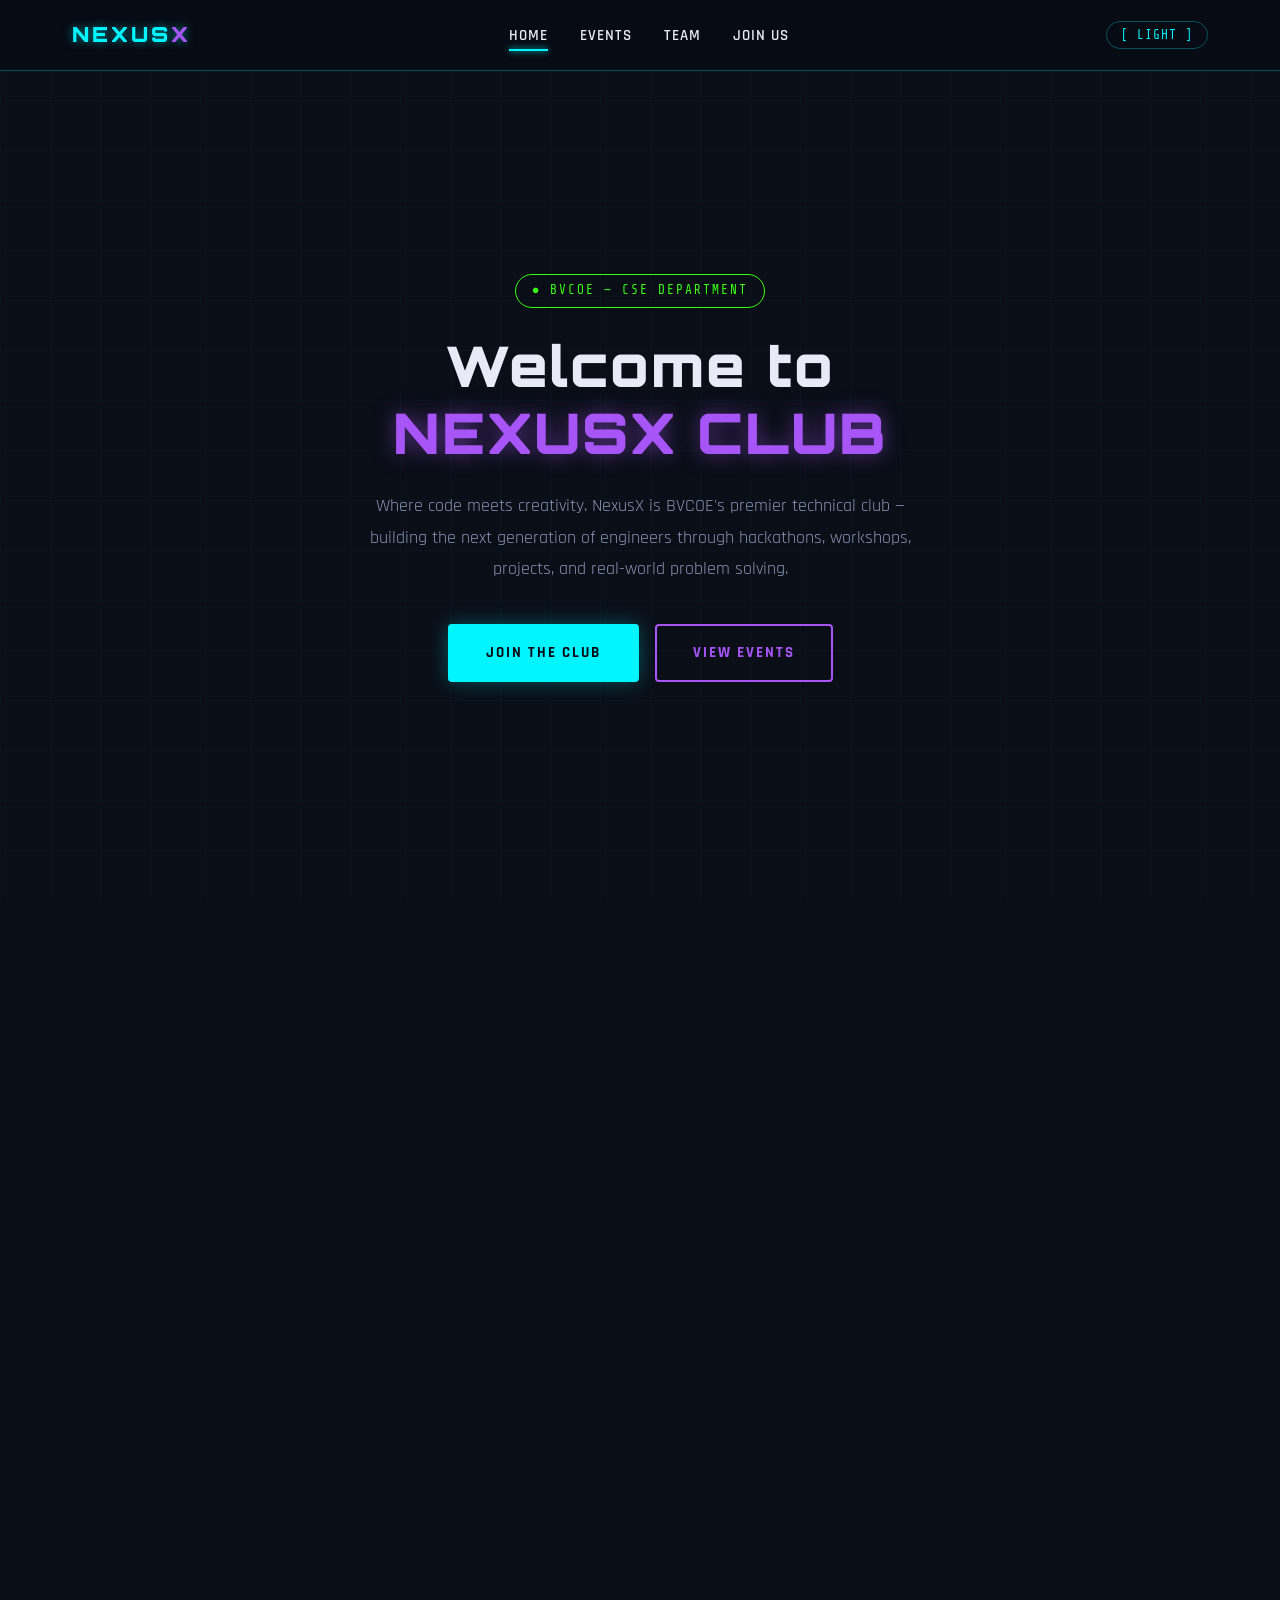
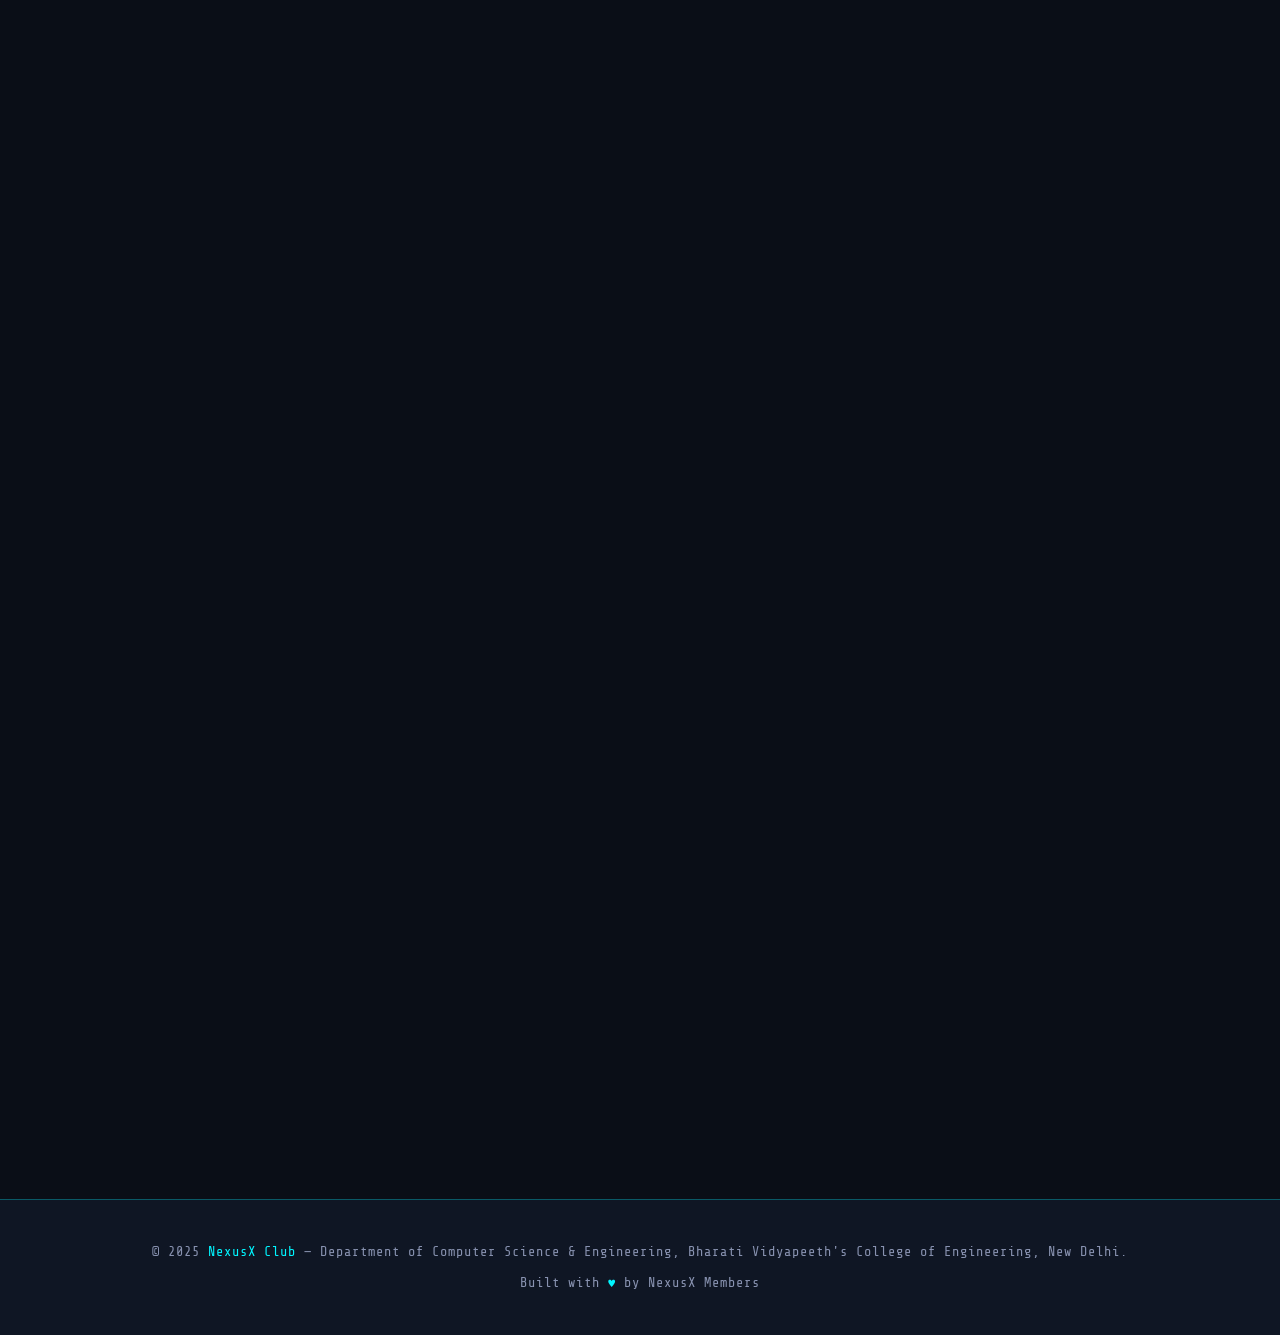
<file: index.html>
<!DOCTYPE html>
<html lang="en">
<head>
  <meta charset="UTF-8" />
  <meta name="viewport" content="width=device-width, initial-scale=1.0" />
  <title>NexusX — CSE Tech Club | BVCOE</title>
  <link rel="stylesheet" href="style.css" />
</head>
<body>

  <!-- ========== NAVBAR ========== -->
  <nav class="navbar">
    <div class="nav-container">
      <a href="index.html" class="nav-logo">NEXUS<span style="color:var(--accent-purple)">X</span></a>

      <ul class="nav-links" id="navLinks">
        <li><a href="index.html" class="active">Home</a></li>
        <li><a href="events.html">Events</a></li>
        <li><a href="team.html">Team</a></li>
        <li><a href="contact.html">Join Us</a></li>
      </ul>

      <div style="display:flex; align-items:center; gap:1rem;">
        <button class="theme-toggle" id="themeToggle" onclick="toggleTheme()">[ LIGHT ]</button>
        <button class="hamburger" id="hamburger" onclick="toggleMenu()" aria-label="Menu">
          <span></span><span></span><span></span>
        </button>
      </div>
    </div>
  </nav>

  <!-- ========== HERO SECTION ========== -->
  <section class="hero">
    <div class="hero-content">
      <div class="hero-badge">&#9679; BVCOE — CSE DEPARTMENT</div>

      <h1>
        Welcome to<br />
        <span class="line2 glow-text">NEXUSX CLUB</span>
      </h1>

      <p>
        Where code meets creativity. NexusX is BVCOE's premier technical club —
        building the next generation of engineers through hackathons, workshops,
        projects, and real-world problem solving.
      </p>

      <div class="btn-group">
        <a href="contact.html" class="btn btn-primary">Join the Club</a>
        <a href="events.html" class="btn btn-secondary">View Events</a>
      </div>
    </div>
  </section>

  <!-- ========== STATS SECTION ========== -->
  <section style="padding: 2rem 2rem 5rem; position:relative; z-index:1;">
    <div class="section" style="padding-top:0; padding-bottom:0;">
      <div class="grid-4">

        <div class="card stat-card reveal">
          <div class="stat-number" id="stat1">0</div>
          <div class="stat-label">Members</div>
        </div>

        <div class="card stat-card reveal">
          <div class="stat-number" id="stat2">0</div>
          <div class="stat-label">Events Held</div>
        </div>

        <div class="card stat-card reveal">
          <div class="stat-number" id="stat3">0</div>
          <div class="stat-label">Projects Built</div>
        </div>

        <div class="card stat-card reveal">
          <div class="stat-number" id="stat4">0</div>
          <div class="stat-label">Awards Won</div>
        </div>

      </div>
    </div>
  </section>

  <!-- ========== ABOUT SECTION ========== -->
  <section class="section">
    <div class="section-title reveal">
      <h2>About <span class="glow-text">NexusX</span></h2>
      <div class="section-divider"></div>
    </div>

    <div class="grid-2">

      <div class="card reveal">
        <h3 style="color:var(--accent-cyan); margin-bottom:1rem;">&#128187; Who We Are</h3>
        <p>
          NexusX is the official technical club of the Department of Computer
          Science and Engineering at Bharati Vidyapeeth's College of Engineering,
          New Delhi. Founded by students, for students — we believe the best
          learning happens outside the classroom.
        </p>
      </div>

      <div class="card reveal">
        <h3 style="color:var(--accent-purple); margin-bottom:1rem;">&#127919; Our Mission</h3>
        <p>
          To create a vibrant tech community where students explore, experiment,
          and excel. We bridge the gap between academics and industry through
          hands-on projects, competitive coding, and collaborations with top tech firms.
        </p>
      </div>

      <div class="card reveal">
        <h3 style="color:var(--accent-green); margin-bottom:1rem;">&#9889; What We Do</h3>
        <p>
          Weekly coding sessions, monthly hackathons, guest lectures from
          industry professionals, open-source contributions, competitive
          programming contests, and placement preparation workshops.
        </p>
      </div>

      <div class="card reveal">
        <h3 style="color:var(--accent-cyan); margin-bottom:1rem;">&#127942; Why Join Us</h3>
        <p>
          Build your portfolio, grow your network, win competitions, and get
          placement-ready. Our alumni are at Google, Microsoft, Amazon, Flipkart,
          and top startups across India and the world.
        </p>
      </div>

    </div>
  </section>

  <!-- ========== DOMAINS SECTION ========== -->
  <section class="section" style="padding-top:0;">
    <div class="section-title reveal">
      <h2>Our <span class="glow-text">Domains</span></h2>
      <div class="section-divider"></div>
    </div>

    <div class="grid-3">

      <div class="card reveal" style="text-align:center;">
        <div style="font-size:2.5rem; margin-bottom:1rem;">&#127760;</div>
        <h3 style="color:var(--accent-cyan); margin-bottom:0.5rem;">Web Development</h3>
        <p>HTML, CSS, JS, React, Node.js and full-stack projects.</p>
      </div>

      <div class="card reveal" style="text-align:center;">
        <div style="font-size:2.5rem; margin-bottom:1rem;">&#129302;</div>
        <h3 style="color:var(--accent-purple); margin-bottom:0.5rem;">AI / ML</h3>
        <p>Machine learning, deep learning, NLP, and data science projects.</p>
      </div>

      <div class="card reveal" style="text-align:center;">
        <div style="font-size:2.5rem; margin-bottom:1rem;">&#128272;</div>
        <h3 style="color:var(--accent-green); margin-bottom:0.5rem;">Cybersecurity</h3>
        <p>Ethical hacking, CTF competitions, network security basics.</p>
      </div>

      <div class="card reveal" style="text-align:center;">
        <div style="font-size:2.5rem; margin-bottom:1rem;">&#9729;</div>
        <h3 style="color:var(--accent-cyan); margin-bottom:0.5rem;">Cloud Computing</h3>
        <p>AWS, Azure, GCP fundamentals and cloud-native development.</p>
      </div>

      <div class="card reveal" style="text-align:center;">
        <div style="font-size:2.5rem; margin-bottom:1rem;">&#128241;</div>
        <h3 style="color:var(--accent-purple); margin-bottom:0.5rem;">App Development</h3>
        <p>Android, iOS, and cross-platform mobile apps using Flutter.</p>
      </div>

      <div class="card reveal" style="text-align:center;">
        <div style="font-size:2.5rem; margin-bottom:1rem;">&#128187;</div>
        <h3 style="color:var(--accent-green); margin-bottom:0.5rem;">Competitive Coding</h3>
        <p>DSA, problem solving, Codeforces, LeetCode, and ICPC prep.</p>
      </div>

    </div>
  </section>

  <!-- ========== FOOTER ========== -->
  <footer>
    <p>
      &copy; 2025 <span>NexusX Club</span> &mdash;
      Department of Computer Science &amp; Engineering,
      Bharati Vidyapeeth's College of Engineering, New Delhi.
    </p>
    <p style="margin-top:0.5rem;">
      Built with <span>&#9829;</span> by NexusX Members
    </p>
  </footer>

  <!-- ========== JAVASCRIPT ========== -->
  <script src="script.js"></script>
  <script>
    /* ---- Animated stat counters ---- */
    function animateCounter(id, target, duration) {
      const el = document.getElementById(id);
      let start = 0;
      const step = Math.ceil(target / (duration / 30));
      const timer = setInterval(() => {
        start += step;
        if (start >= target) { el.textContent = target + '+'; clearInterval(timer); }
        else { el.textContent = start; }
      }, 30);
    }

    /* ---- Scroll reveal observer ---- */
    const observer = new IntersectionObserver((entries) => {
      entries.forEach(entry => {
        if (entry.isIntersecting) {
          entry.target.classList.add('visible');
        }
      });
    }, { threshold: 0.15 });

    document.querySelectorAll('.reveal').
</file>
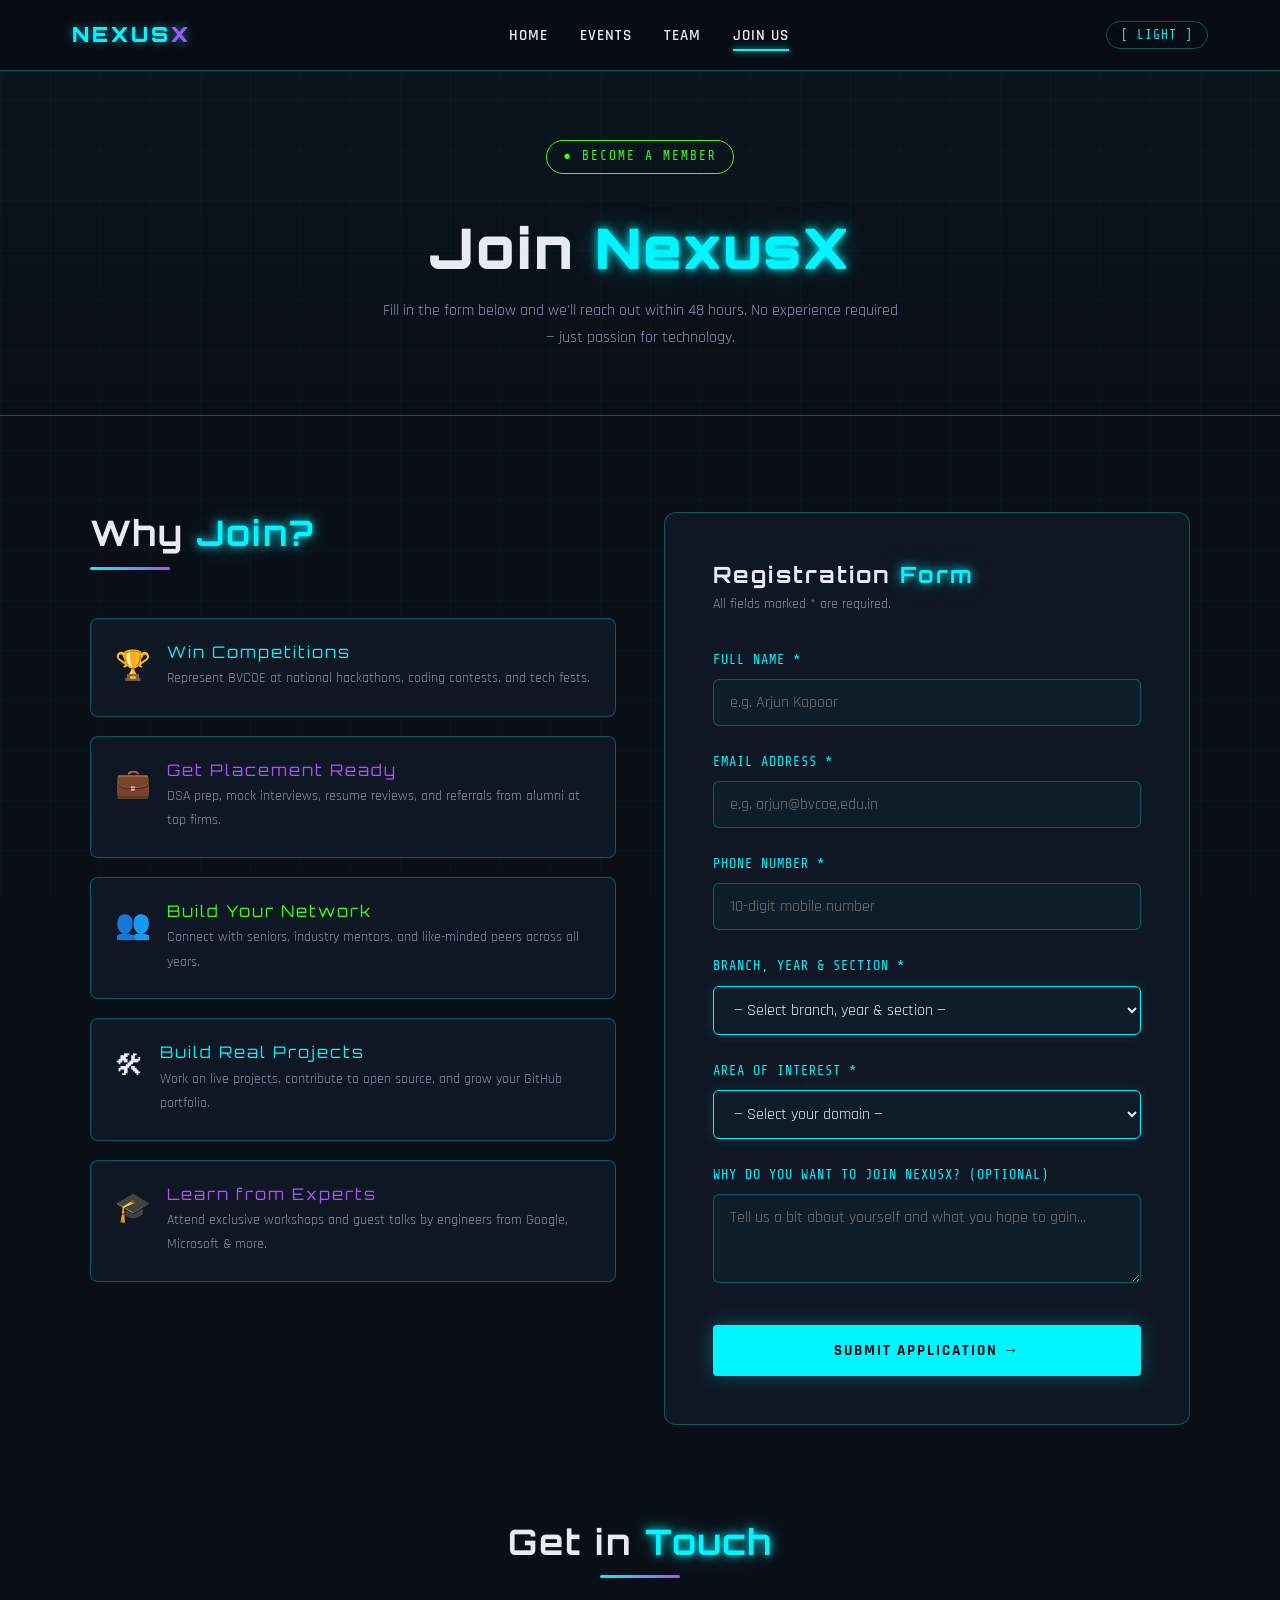
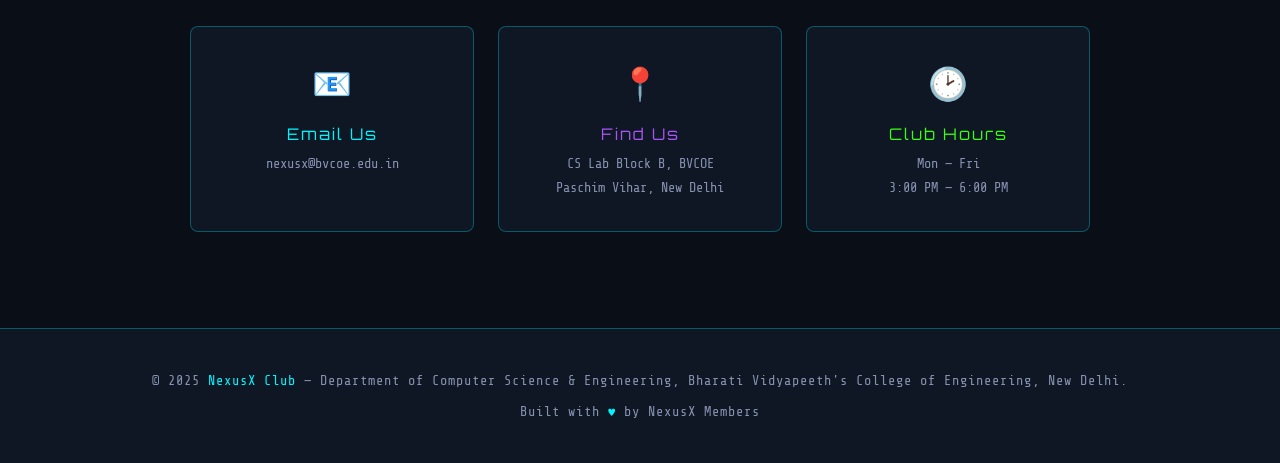
<file: contact.html>
<!DOCTYPE html>
<html lang="en">
<head>
  <meta charset="UTF-8" />
  <meta name="viewport" content="width=device-width, initial-scale=1.0" />
  <title>Join Us — NexusX Club | BVCOE</title>
  <link rel="stylesheet" href="style.css" />
</head>
<body>

  <!-- ========== NAVBAR ========== -->
  <nav class="navbar">
    <div class="nav-container">
      <a href="index.html" class="nav-logo">NEXUS<span style="color:var(--accent-purple)">X</span></a>

      <ul class="nav-links" id="navLinks">
        <li><a href="index.html">Home</a></li>
        <li><a href="events.html">Events</a></li>
        <li><a href="team.html">Team</a></li>
        <li><a href="contact.html" class="active">Join Us</a></li>
      </ul>

      <div style="display:flex; align-items:center; gap:1rem;">
        <button class="theme-toggle" id="themeToggle" onclick="toggleTheme()">[ LIGHT ]</button>
        <button class="hamburger" id="hamburger" onclick="toggleMenu()" aria-label="Menu">
          <span></span><span></span><span></span>
        </button>
      </div>
    </div>
  </nav>

  <!-- ========== PAGE HEADER ========== -->
  <div class="page-header">
    <div class="hero-badge">&#9679; BECOME A MEMBER</div>
    <h1 style="margin-top:1rem;">Join <span class="glow-text">NexusX</span></h1>
    <p style="max-width:520px; margin:1rem auto 0;">
      Fill in the form below and we'll reach out within 48 hours.
      No experience required — just passion for technology.
    </p>
  </div>

  <!-- ========== MAIN CONTENT ========== -->
  <section class="section">
    <div style="display:grid; grid-template-columns:1fr 1fr; gap:3rem;
                align-items:start; max-width:1100px; margin:0 auto;">

      <!-- LEFT: Info cards -->
      <div>
        <div class="section-title" style="text-align:left;">
          <h2>Why <span class="glow-text">Join?</span></h2>
          <div class="section-divider" style="margin-left:0;"></div>
        </div>

        <div style="display:flex; flex-direction:column; gap:1.2rem;">

          <div class="card reveal" style="display:flex; gap:1rem; align-items:flex-start; padding:1.5rem;">
            <div style="font-size:1.8rem; flex-shrink:0;">&#127942;</div>
            <div>
              <h3 style="color:var(--accent-cyan); font-size:1rem; margin-bottom:4px;">Win Competitions</h3>
              <p style="font-size:0.9rem;">Represent BVCOE at national hackathons, coding contests, and tech fests.</p>
            </div>
          </div>

          <div class="card reveal" style="display:flex; gap:1rem; align-items:flex-start; padding:1.5rem;">
            <div style="font-size:1.8rem; flex-shrink:0;">&#128188;</div>
            <div>
              <h3 style="color:var(--accent-purple); font-size:1rem; margin-bottom:4px;">Get Placement Ready</h3>
              <p style="font-size:0.9rem;">DSA prep, mock interviews, resume reviews, and referrals from alumni at top firms.</p>
            </div>
          </div>

          <div class="card reveal" style="display:flex; gap:1rem; align-items:flex-start; padding:1.5rem;">
            <div style="font-size:1.8rem; flex-shrink:0;">&#128101;</div>
            <div>
              <h3 style="color:var(--accent-green); font-size:1rem; margin-bottom:4px;">Build Your Network</h3>
              <p style="font-size:0.9rem;">Connect with seniors, industry mentors, and like-minded peers across all years.</p>
            </div>
          </div>

          <div class="card reveal" style="display:flex; gap:1rem; align-items:flex-start; padding:1.5rem;">
            <div style="font-size:1.8rem; flex-shrink:0;">&#128736;</div>
            <div>
              <h3 style="color:var(--accent-cyan); font-size:1rem; margin-bottom:4px;">Build Real Projects</h3>
              <p style="font-size:0.9rem;">Work on live projects, contribute to open source, and grow your GitHub portfolio.</p>
            </div>
          </div>

          <div class="card reveal" style="display:flex; gap:1rem; align-items:flex-start; padding:1.5rem;">
            <div style="font-size:1.8rem; flex-shrink:0;">&#127891;</div>
            <div>
              <h3 style="color:var(--accent-purple); font-size:1rem; margin-bottom:4px;">Learn from Experts</h3>
              <p style="font-size:0.9rem;">Attend exclusive workshops and guest talks by engineers from Google, Microsoft & more.</p>
            </div>
          </div>

        </div>
      </div>

      <!-- RIGHT: Registration Form -->
      <div class="reveal">
        <div class="form-wrapper" style="margin:0;">

          <div style="margin-bottom:2rem;">
            <h2 style="font-size:1.4rem; margin-bottom:0.3rem;">
              Registration <span class="glow-text">Form</span>
            </h2>
            <p style="font-size:0.85rem;">All fields marked * are required.</p>
          </div>

          <form id="joinForm" novalidate>

            <!-- Full Name -->
            <div class="form-group">
              <label for="fullName">Full Name *</label>
              <input type="text" id="fullName" placeholder="e.g. Arjun Kapoor" />
              <span class="error-msg" id="err-fullName">&#9888; Please enter your full name.</span>
            </div>

            <!-- Email -->
            <div class="form-group">
              <label for="email">Email Address *</label>
              <input type="email" id="email" placeholder="e.g. arjun@bvcoe.edu.in" />
              <span class="error-msg" id="err-email">&#9888; Please enter a valid email address.</span>
            </div>

            <!-- Phone -->
            <div class="form-group">
              <label for="phone">Phone Number *</label>
              <input type="tel" id="phone" placeholder="10-digit mobile number" maxlength="10" />
              <span class="error-msg" id="err-phone">&#9888; Phone must be exactly 10 digits.</span>
            </div>

            <!-- Branch & Section -->
            <div class="form-group">
              <label for="year">Branch, Year &amp; Section *</label>
              <select id="year">
                <option value="">— Select branch, year &amp; section —</option>

                <optgroup label="CSE">
                  <option value="CSE-1-1">CSE — 1st Year, Section 1</option>
                  <option value="CSE-1-2">CSE — 1st Year, Section 2</option>
                  <option value="CSE-2-1">CSE — 2nd Year, Section 1</option>
                  <option value="CSE-2-2">CSE — 2nd Year, Section 2</option>
                  <option value="CSE-3-1">CSE — 3rd Year, Section 1</option>
                  <option value="CSE-3-2">CSE — 3rd Year, Section 2</option>
                  <option value="CSE-4-1">CSE — 4th Year, Section 1</option>
                  <option value="CSE-4-2">CSE — 4th Year, Section 2</option>
                </optgroup>

                <optgroup label="IT">
                  <option value="IT-1-1">IT — 1st Year, Section 1</option>
                  <option value="IT-1-2">IT — 1st Year, Section 2</option>
                  <option value="IT-2-1">IT — 2nd Year, Section 1</option>
                  <option value="IT-2-2">IT — 2nd Year, Section 2</option>
                  <option value="IT-3-1">IT — 3rd Year, Section 1</option>
                  <option value="IT-3-2">IT — 3rd Year, Section 2</option>
                  <option value="IT-4-1">IT — 4th Year, Section 1</option>
                  <option value="IT-4-2">IT — 4th Year, Section 2</option>
                </optgroup>

                <optgroup label="ECE">
                  <option value="ECE-1-1">ECE — 1st Year, Section 1</option>
                  <option value="ECE-1-2">ECE — 1st Year, Section 2</option>
                  <option value="ECE-2-1">ECE — 2nd Year, Section 1</option>
                  <option value="ECE-2-2">ECE — 2nd Year, Section 2</option>
                  <option value="ECE-3-1">ECE — 3rd Year, Section 1</option>
                  <option value="ECE-3-2">ECE — 3rd Year, Section 2</option>
                  <option value="ECE-4-1">ECE — 4th Year, Section 1</option>
                  <option value="ECE-4-2">ECE — 4th Year, Section 2</option>
                </optgroup>

                <optgroup label="ICE">
                  <option value="ICE-1-1">ICE — 1st Year, Section 1</option>
                  <option value="ICE-1-2">ICE — 1st Year, Section 2</option>
                  <option value="ICE-2-1">ICE — 2nd Year, Section 1</option>
                  <option value="ICE-2-2">ICE — 2nd Year, Section 2</option>
                  <option value="ICE-3-1">ICE — 3rd Year, Section 1</option>
                  <option value="ICE-3-2">ICE — 3rd Year, Section 2</option>
                  <option value="ICE-4-1">ICE — 4th Year, Section 1</option>
                  <option value="ICE-4-2">ICE — 4th Year, Section 2</option>
                </optgroup>

              </select>
              <span class="error-msg" id="err-year">&#9888; Please select your branch, year and section.</span>
            </div>

            <!-- Area of Interest -->
            <div class="form-group">
              <label for="interest">Area of Interest *</label>
              <select id="interest">
                <option value="">— Select your domain —</option>
                <option value="web">Web Development</option>
                <option value="ml">Artificial Intelligence / ML</option>
                <option value="cyber">Cybersecurity</option>
                <option value="cloud">Cloud Computing</option>
                <option value="app">App Development</option>
                <option value="cp">Competitive Programming</option>
                <option value="design">UI/UX Design</option>
                <option value="other">Other / Exploring</option>
              </select>
              <span class="error-msg" id="err-interest">&#9888; Please select an area of interest.</span>
            </div>

            <!-- Why Join -->
            <div class="form-group">
              <label for="message">Why do you want to join NexusX? (optional)</label>
              <textarea id="message" rows="3"
                placeholder="Tell us a bit about yourself and what you hope to gain..."></textarea>
            </div>

            <!-- Submit -->
            <button type="submit" class="btn btn-primary" style="width:100%; margin-top:0.5rem;">
              Submit Application &#8594;
            </button>

          </form>

          <!-- Success Message -->
          <div id="successMsg" style="display:none; text-align:center; padding:2rem 0;">
            <div style="font-size:3rem; margin-bottom:1rem;">&#9989;</div>
            <h3 style="color:var(--accent-green); margin-bottom:0.75rem;">
              Application Received!
            </h3>
            <p style="font-size:0.95rem;">
              Welcome aboard, <strong id="successName"></strong>!
              We'll reach out to your email within 48 hours.
            </p>
            <button onclick="resetForm()" class="btn btn-secondary"
                    style="margin-top:1.5rem;">
              Submit Another
            </button>
          </div>

        </div>
      </div>

    </div>
  </section>

  <!-- ========== CONTACT INFO ========== -->
  <section style="position:relative; z-index:1; padding:0 2rem 6rem;">
    <div style="max-width:900px; margin:0 auto;">
      <div class="section-title reveal">
        <h2>Get in <span class="glow-text">Touch</span></h2>
        <div class="section-divider"></div>
      </div>

      <div class="grid-3">

        <div class="card reveal" style="text-align:center;">
          <div style="font-size:2rem; margin-bottom:0.75rem;">&#128231;</div>
          <h3 style="color:var(--accent-cyan); font-size:1rem; margin-bottom:0.5rem;">Email Us</h3>
          <p style="font-family:var(--font-mono); font-size:0.85rem;">
            nexusx@bvcoe.edu.in
          </p>
        </div>

        <div class="card reveal" style="text-align:center;">
          <div style="font-size:2rem; margin-bottom:0.75rem;">&#128205;</div>
          <h3 style="color:var(--accent-purple); font-size:1rem; margin-bottom:0.5rem;">Find Us</h3>
          <p style="font-family:var(--font-mono); font-size:0.85rem;">
            CS Lab Block B, BVCOE<br />Paschim Vihar, New Delhi
          </p>
        </div>

        <div class="card reveal" style="text-align:center;">
          <div style="font-size:2rem; margin-bottom:0.75rem;">&#128337;</div>
          <h3 style="color:var(--accent-green); font-size:1rem; margin-bottom:0.5rem;">Club Hours</h3>
          <p style="font-family:var(--font-mono); font-size:0.85rem;">
            Mon — Fri<br />3:00 PM — 6:00 PM
          </p>
        </div>

      </div>
    </div>
  </section>

  <!-- ========== FOOTER ========== -->
  <footer>
    <p>
      &copy; 2025 <span>NexusX Club</span> &mdash;
      Department of Computer Science &amp; Engineering,
      Bharati Vidyapeeth's College of Engineering, New Delhi.
    </p>
    <p style="margin-top:0.5rem;">Built with <span>&#9829;</span> by NexusX Members</p>
  </footer>

  <!-- ========== SCRIPTS ========== -->
  <script src="script.js"></script>

  <script>

    const emailRegex = /^[^\s@]+@[^\s@]+\.[^\s@]+$/;
    const phoneRegex = /^[0-9]{10}$/;

    function showError(fieldId, errId) {
      document.getElementById(fieldId).classList.add('invalid');
      document.getElementById(errId).classList.add('show');
    }

    function clearError(fieldId, errId) {
      document.getElementById(fieldId).classList.remove('invalid');
      document.getElementById(errId).classList.remove('show');
    }

    /* Live validation */
    ['fullName', 'email', 'phone', 'year', 'interest'].forEach(id => {
      const el = document.getElementById(id);
      el.addEventListener('input',  () => clearError(id, 'err-' + id));
      el.addEventListener('change', () => clearError(id, 'err-' + id));
    });

    /* Only digits in phone */
    document.getElementById('phone').addEventListener('keypress', (e) => {
      if (!/[0-9]/.test(e.key)) e.preventDefault();
    });

    /* Form submit */
    document.getElementById('joinForm').addEventListener('submit', function(e) {
      e.preventDefault();

      const name     = document.getElementById('fullName').value.trim();
      const email    = document.getElementById('email').value.trim();
      const phone    = document.getElementById('phone').value.trim();
      const year     = document.getElementById('year').value;
      const interest = document.getElementById('interest').value;

      let valid = true;

      if (name.length < 2)          { showError('fullName', 'err-fullName'); valid = false; }
      else                           { clearError('fullName', 'err-fullName'); }

      if (!emailRegex.test(email))   { showError('email', 'err-email'); valid = false; }
      else                           { clearError('email', 'err-email'); }

      if (!phoneRegex.test(phone))   { showError('phone', 'err-phone'); valid = false; }
      else                           { clearError('phone', 'err-phone'); }

      if (!year)                     { showError('year', 'err-year'); valid = false; }
      else                           { clearError('year', 'err-year'); }

      if (!interest)                 { showError('interest', 'err-interest'); valid = false; }
      else                           { clearError('interest', 'err-interest'); }

      if (valid) {
        document.getElementById('joinForm').style.display = 'none';
        document.getElementById('successName').textContent = name;
        document.getElementById('successMsg').style.display = 'block';
      }
    });

    /* Reset */
    function resetForm() {
      document.getElementById('joinForm').reset();
      document.getElementById('joinForm').style.display = 'block';
      document.getElementById('successMsg').style.display = 'none';
      ['fullName','email','phone','year','interest'].forEach(id => {
        clearError(id, 'err-' + id);
      });
    }

    /* Scroll Reveal */
    const revealObserver = new IntersectionObserver((entries) => {
      entries.forEach(entry => {
        if (entry.isIntersecting) entry.target.classList.add('visible');
      });
    }, { threshold: 0.1 });

    document.querySelectorAll('.reveal').forEach(el => revealObserver.observe(el));

    /* Responsive layout */
    function checkLayout() {
      const grid = document.querySelector('.section > div[style*="grid-template-columns"]');
      if (!grid) return;
      grid.style.gridTemplateColumns = window.innerWidth < 768 ? '1fr' : '1fr 1fr';
    }

    window.addEventListener('resize', checkLayout);
    checkLayout();

  </script>

</body>
</html>
</file>
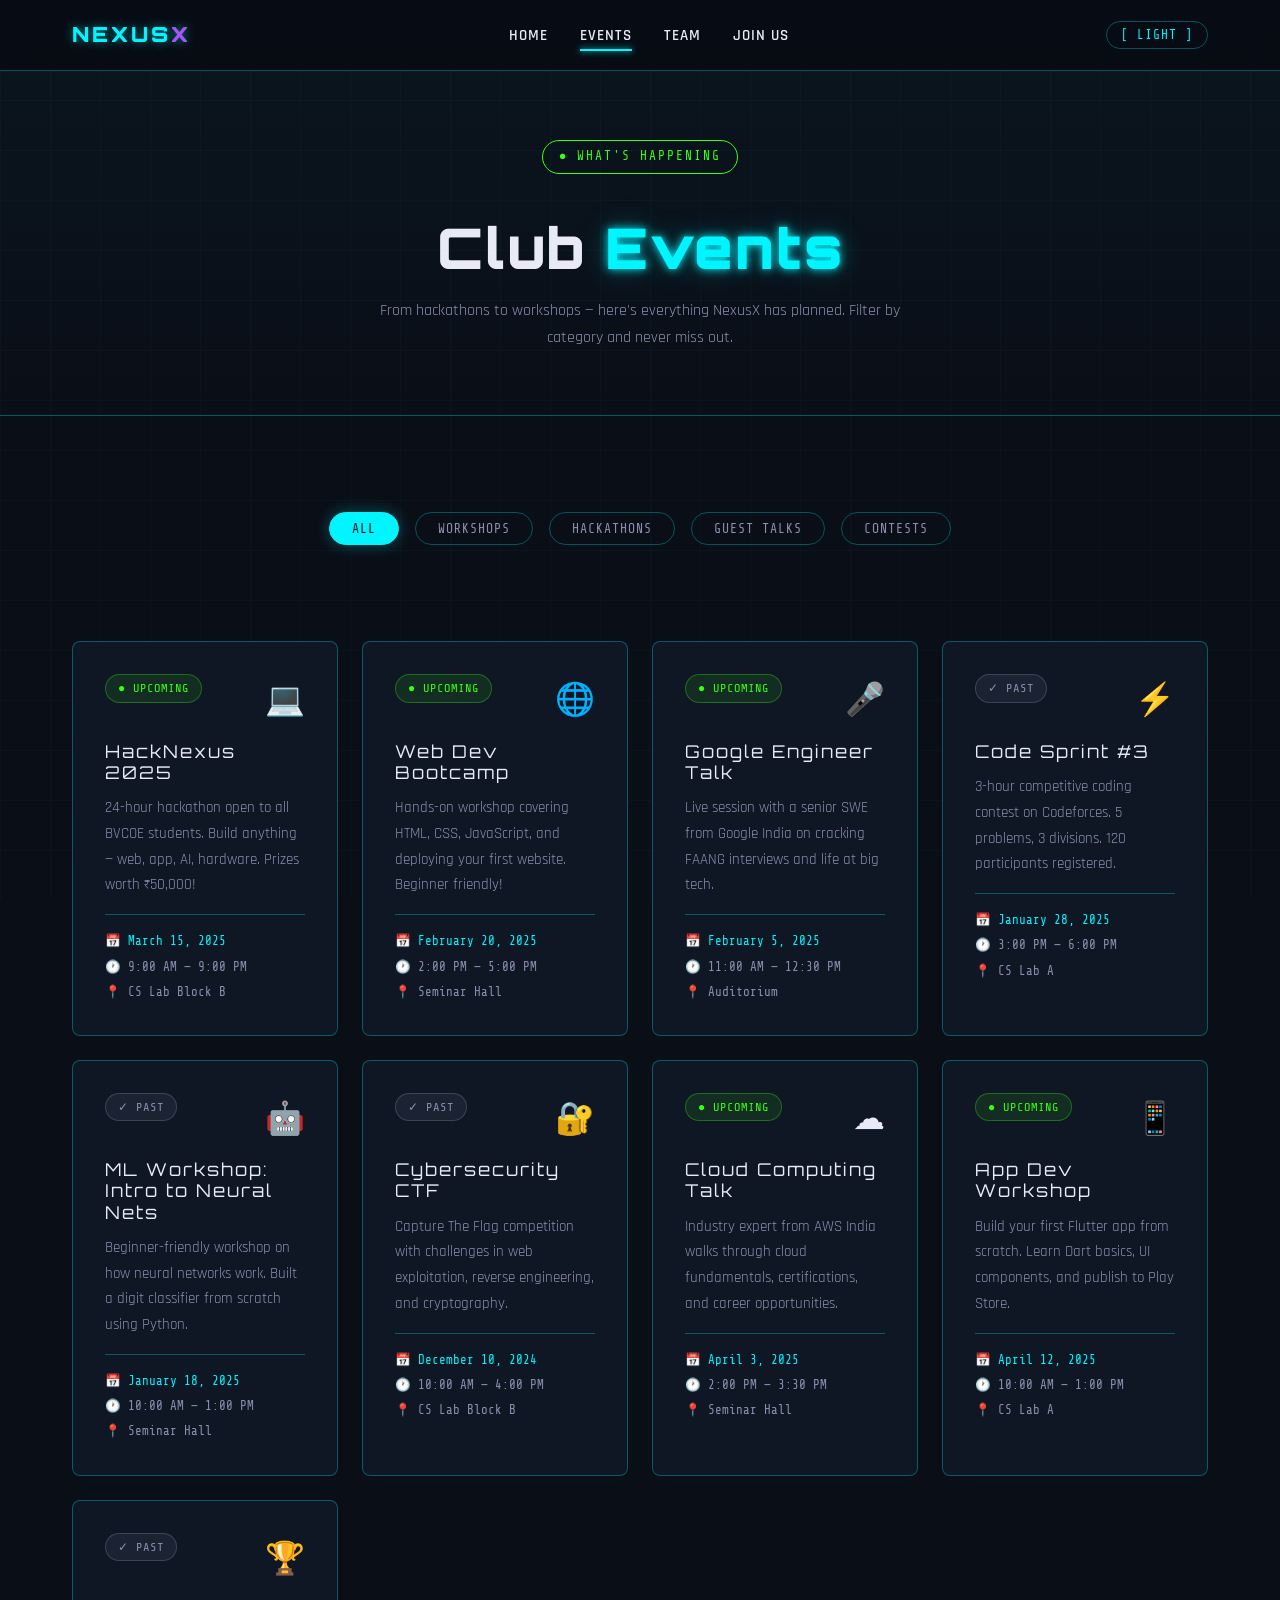
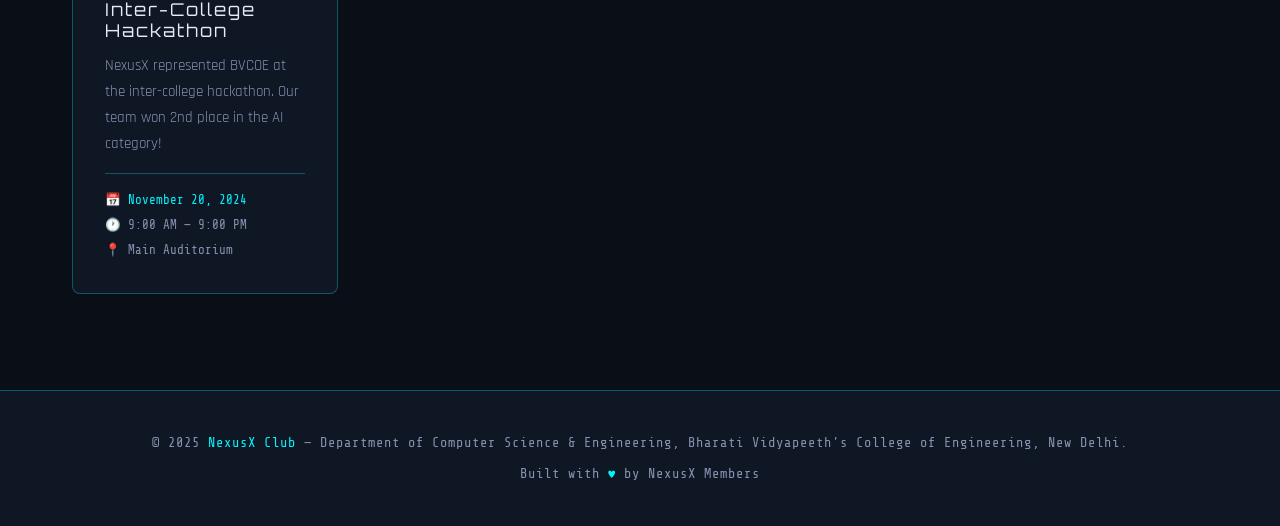
<file: events.html>
<!DOCTYPE html>
<html lang="en">
<head>
  <meta charset="UTF-8" />
  <meta name="viewport" content="width=device-width, initial-scale=1.0" />
  <title>Events — NexusX Club | BVCOE</title>
  <link rel="stylesheet" href="style.css" />
</head>
<body>

  <!-- ========== NAVBAR ========== -->
  <nav class="navbar">
    <div class="nav-container">
      <a href="index.html" class="nav-logo">NEXUS<span style="color:var(--accent-purple)">X</span></a>

      <ul class="nav-links" id="navLinks">
        <li><a href="index.html">Home</a></li>
        <li><a href="events.html" class="active">Events</a></li>
        <li><a href="team.html">Team</a></li>
        <li><a href="contact.html">Join Us</a></li>
      </ul>

      <div style="display:flex; align-items:center; gap:1rem;">
        <button class="theme-toggle" id="themeToggle" onclick="toggleTheme()">[ LIGHT ]</button>
        <button class="hamburger" id="hamburger" onclick="toggleMenu()" aria-label="Menu">
          <span></span><span></span><span></span>
        </button>
      </div>
    </div>
  </nav>

  <!-- ========== PAGE HEADER ========== -->
  <div class="page-header">
    <div class="hero-badge">&#9679; WHAT'S HAPPENING</div>
    <h1 style="margin-top:1rem;">Club <span class="glow-text">Events</span></h1>
    <p style="max-width:520px; margin:1rem auto 0;">
      From hackathons to workshops — here's everything NexusX has planned.
      Filter by category and never miss out.
    </p>
  </div>

  <!-- ========== FILTER BUTTONS ========== -->
  <section class="section" style="padding-bottom:0;">
    <div style="display:flex; gap:1rem; flex-wrap:wrap; justify-content:center;" id="filterBar">
      <button class="filter-btn active-filter" onclick="filterEvents('all', this)">All</button>
      <button class="filter-btn" onclick="filterEvents('workshop', this)">Workshops</button>
      <button class="filter-btn" onclick="filterEvents('hackathon', this)">Hackathons</button>
      <button class="filter-btn" onclick="filterEvents('talk', this)">Guest Talks</button>
      <button class="filter-btn" onclick="filterEvents('contest', this)">Contests</button>
    </div>
  </section>

  <!-- ========== EVENTS GRID (JS generated) ========== -->
  <section class="section">
    <div class="grid-3" id="eventsGrid">
      <!-- Cards injected by JavaScript -->
    </div>
    <p id="noEvents" style="display:none; text-align:center; color:var(--text-secondary);
       font-family:var(--font-mono); margin-top:2rem;">
      No events found in this category.
    </p>
  </section>

  <!-- ========== FOOTER ========== -->
  <footer>
    <p>
      &copy; 2025 <span>NexusX Club</span> &mdash;
      Department of Computer Science &amp; Engineering,
      Bharati Vidyapeeth's College of Engineering, New Delhi.
    </p>
    <p style="margin-top:0.5rem;">Built with <span>&#9829;</span> by NexusX Members</p>
  </footer>

  <!-- ========== SCRIPTS ========== -->
  <script src="script.js"></script>

  <script>
    /* ---- Events Data Array ---- */
    const events = [
      {
        title: "HackNexus 2025",
        date: "March 15, 2025",
        time: "9:00 AM — 9:00 PM",
        venue: "CS Lab Block B",
        category: "hackathon",
        status: "upcoming",
        desc: "24-hour hackathon open to all BVCOE students. Build anything — web, app, AI, hardware. Prizes worth ₹50,000!",
        icon: "&#128187;"
      },
      {
        title: "Web Dev Bootcamp",
        date: "February 20, 2025",
        time: "2:00 PM — 5:00 PM",
        venue: "Seminar Hall",
        category: "workshop",
        status: "upcoming",
        desc: "Hands-on workshop covering HTML, CSS, JavaScript, and deploying your first website. Beginner friendly!",
        icon: "&#127760;"
      },
      {
        title: "Google Engineer Talk",
        date: "February 5, 2025",
        time: "11:00 AM — 12:30 PM",
        venue: "Auditorium",
        category: "talk",
        status: "upcoming",
        desc: "Live session with a senior SWE from Google India on cracking FAANG interviews and life at big tech.",
        icon: "&#127908;"
      },
      {
        title: "Code Sprint #3",
        date: "January 28, 2025",
        time: "3:00 PM — 6:00 PM",
        venue: "CS Lab A",
        category: "contest",
        status: "past",
        desc: "3-hour competitive coding contest on Codeforces. 5 problems, 3 divisions. 120 participants registered.",
        icon: "&#9889;"
      },
      {
        title: "ML Workshop: Intro to Neural Nets",
        date: "January 18, 2025",
        time: "10:00 AM — 1:00 PM",
        venue: "Seminar Hall",
        category: "workshop",
        status: "past",
        desc: "Beginner-friendly workshop on how neural networks work. Built a digit classifier from scratch using Python.",
        icon: "&#129302;"
      },
      {
        title: "Cybersecurity CTF",
        date: "December 10, 2024",
        time: "10:00 AM — 4:00 PM",
        venue: "CS Lab Block B",
        category: "contest",
        status: "past",
        desc: "Capture The Flag competition with challenges in web exploitation, reverse engineering, and cryptography.",
        icon: "&#128272;"
      },
      {
        title: "Cloud Computing Talk",
        date: "April 3, 2025",
        time: "2:00 PM — 3:30 PM",
        venue: "Seminar Hall",
        category: "talk",
        status: "upcoming",
        desc: "Industry expert from AWS India walks through cloud fundamentals, certifications, and career opportunities.",
        icon: "&#9729;"
      },
      {
        title: "App Dev Workshop",
        date: "April 12, 2025",
        time: "10:00 AM — 1:00 PM",
        venue: "CS Lab A",
        category: "workshop",
        status: "upcoming",
        desc: "Build your first Flutter app from scratch. Learn Dart basics, UI components, and publish to Play Store.",
        icon: "&#128241;"
      },
      {
        title: "Inter-College Hackathon",
        date: "November 20, 2024",
        time: "9:00 AM — 9:00 PM",
        venue: "Main Auditorium",
        category: "hackathon",
        status: "past",
        desc: "NexusX represented BVCOE at the inter-college hackathon. Our team won 2nd place in the AI category!",
        icon: "&#127942;"
      }
    ];

    /* ---- Render Events ---- */
    function renderEvents(filter) {
      const grid = document.getElementById('eventsGrid');
      const noMsg = document.getElementById('noEvents');
      grid.innerHTML = '';

      const filtered = filter === 'all'
        ? events
        : events.filter(e => e.category === filter);

      if (filtered.length === 0) {
        noMsg.style.display = 'block';
        return;
      }

      noMsg.style.display = 'none';

      filtered.forEach((ev, i) => {
        const card = document.createElement('div');
        card.className = 'card reveal';
        card.style.animationDelay = `${i * 0.08}s`;

        card.innerHTML = `
          <div style="display:flex; justify-content:space-between; align-items:flex-start; margin-bottom:0.75rem;">
            <span class="event-badge ${ev.status === 'upcoming' ? 'badge-upcoming' : 'badge-past'}">
              ${ev.status === 'upcoming' ? '&#9679; UPCOMING' : '&#10003; PAST'}
            </span>
            <span style="font-size:2rem;">${ev.icon}</span>
          </div>
          <h3 style="color:var(--text-primary); margin-bottom:0.75rem; font-size:1.1rem;">${ev.title}</h3>
          <p style="margin-bottom:1rem; font-size:0.95rem;">${ev.desc}</p>
          <div style="border-top:1px solid var(--border-glow); padding-top:1rem; margin-top:auto;">
            <p style="font-family:var(--font-mono); font-size:0.78rem; color:var(--accent-cyan); margin-bottom:4px;">
              &#128197; ${ev.date}
            </p>
            <p style="font-family:var(--font-mono); font-size:0.78rem; color:var(--text-secondary); margin-bottom:4px;">
              &#128336; ${ev.time}
            </p>
            <p style="font-family:var(--font-mono); font-size:0.78rem; color:var(--text-secondary);">
              &#128205; ${ev.venue}
            </p>
          </div>
        `;

        grid.appendChild(card);
      });

      /* Re-observe new cards for scroll reveal */
      document.querySelectorAll('.reveal').forEach(el => {
        el.classList.remove('visible');
        revealObserver.observe(el);
      });
    }

    /* ---- Filter Button Handler ---- */
    function filterEvents(category, btn) {
      document.querySelectorAll('.filter-btn').forEach(b => b.classList.remove('active-filter'));
      btn.classList.add('active-filter');
      renderEvents(category);
    }

    /* ---- Scroll Reveal ---- */
    const revealObserver = new IntersectionObserver((entries) => {
      entries.forEach(entry => {
        if (entry.isIntersecting) entry.target.classList.add('visible');
      });
    }, { threshold: 0.1 });

    /* ---- Init ---- */
    renderEvents('all');
  </script>

  <!-- Filter button styles -->
  <style>
    .filter-btn {
      font-family: var(--font-mono);
      font-size: 0.82rem;
      letter-spacing: 1px;
      padding: 8px 22px;
      border-radius: 50px;
      border: 1px solid var(--border-glow);
      background: transparent;
      color: var(--text-secondary);
      cursor: pointer;
      transition: all 0.3s ease;
      text-transform: uppercase;
    }
    .filter-btn:hover {
      border-color: var(--accent-cyan);
      color: var(--accent-cyan);
    }
    .filter-btn.active-filter {
      background: var(--accent-cyan);
      color: #0a0e17;
      border-color: var(--accent-cyan);
      box-shadow: 0 0 15px rgba(0,245,255,0.3);
    }
  </style>

</body>
</html>
</file>
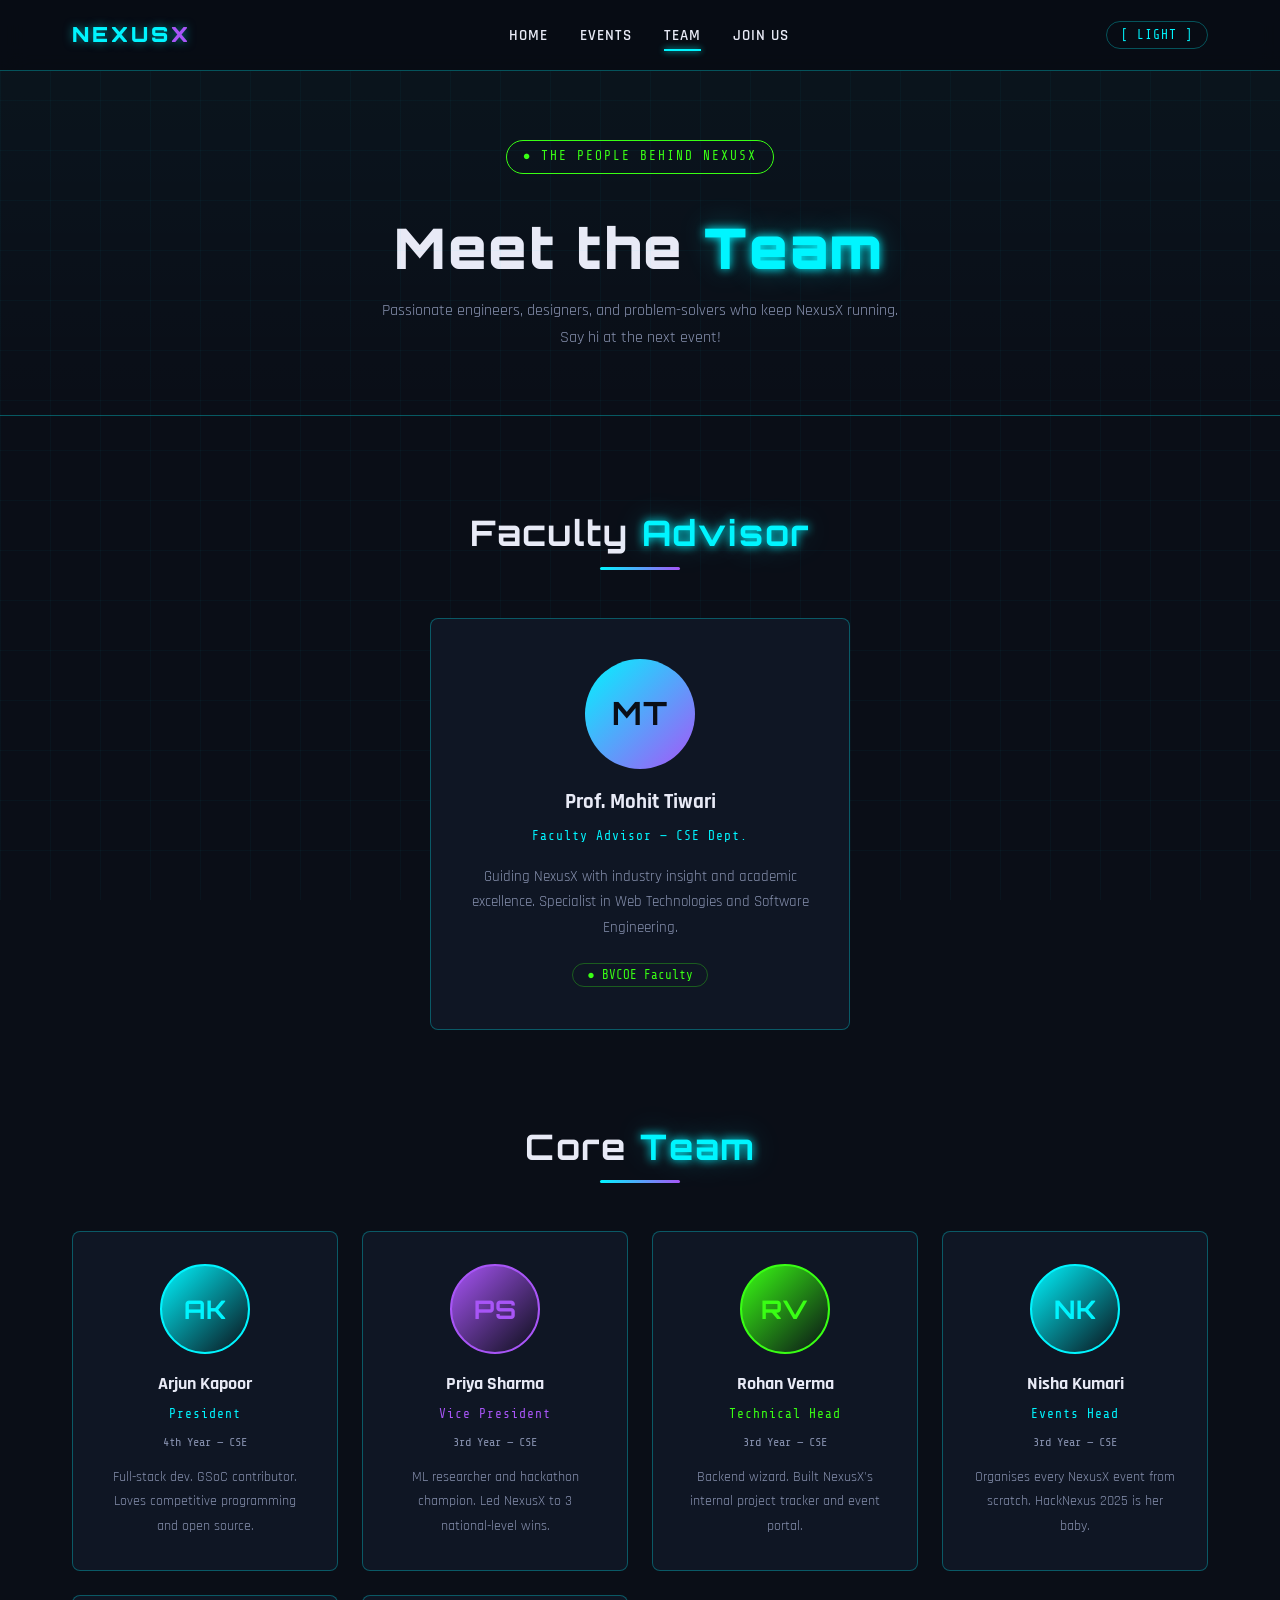
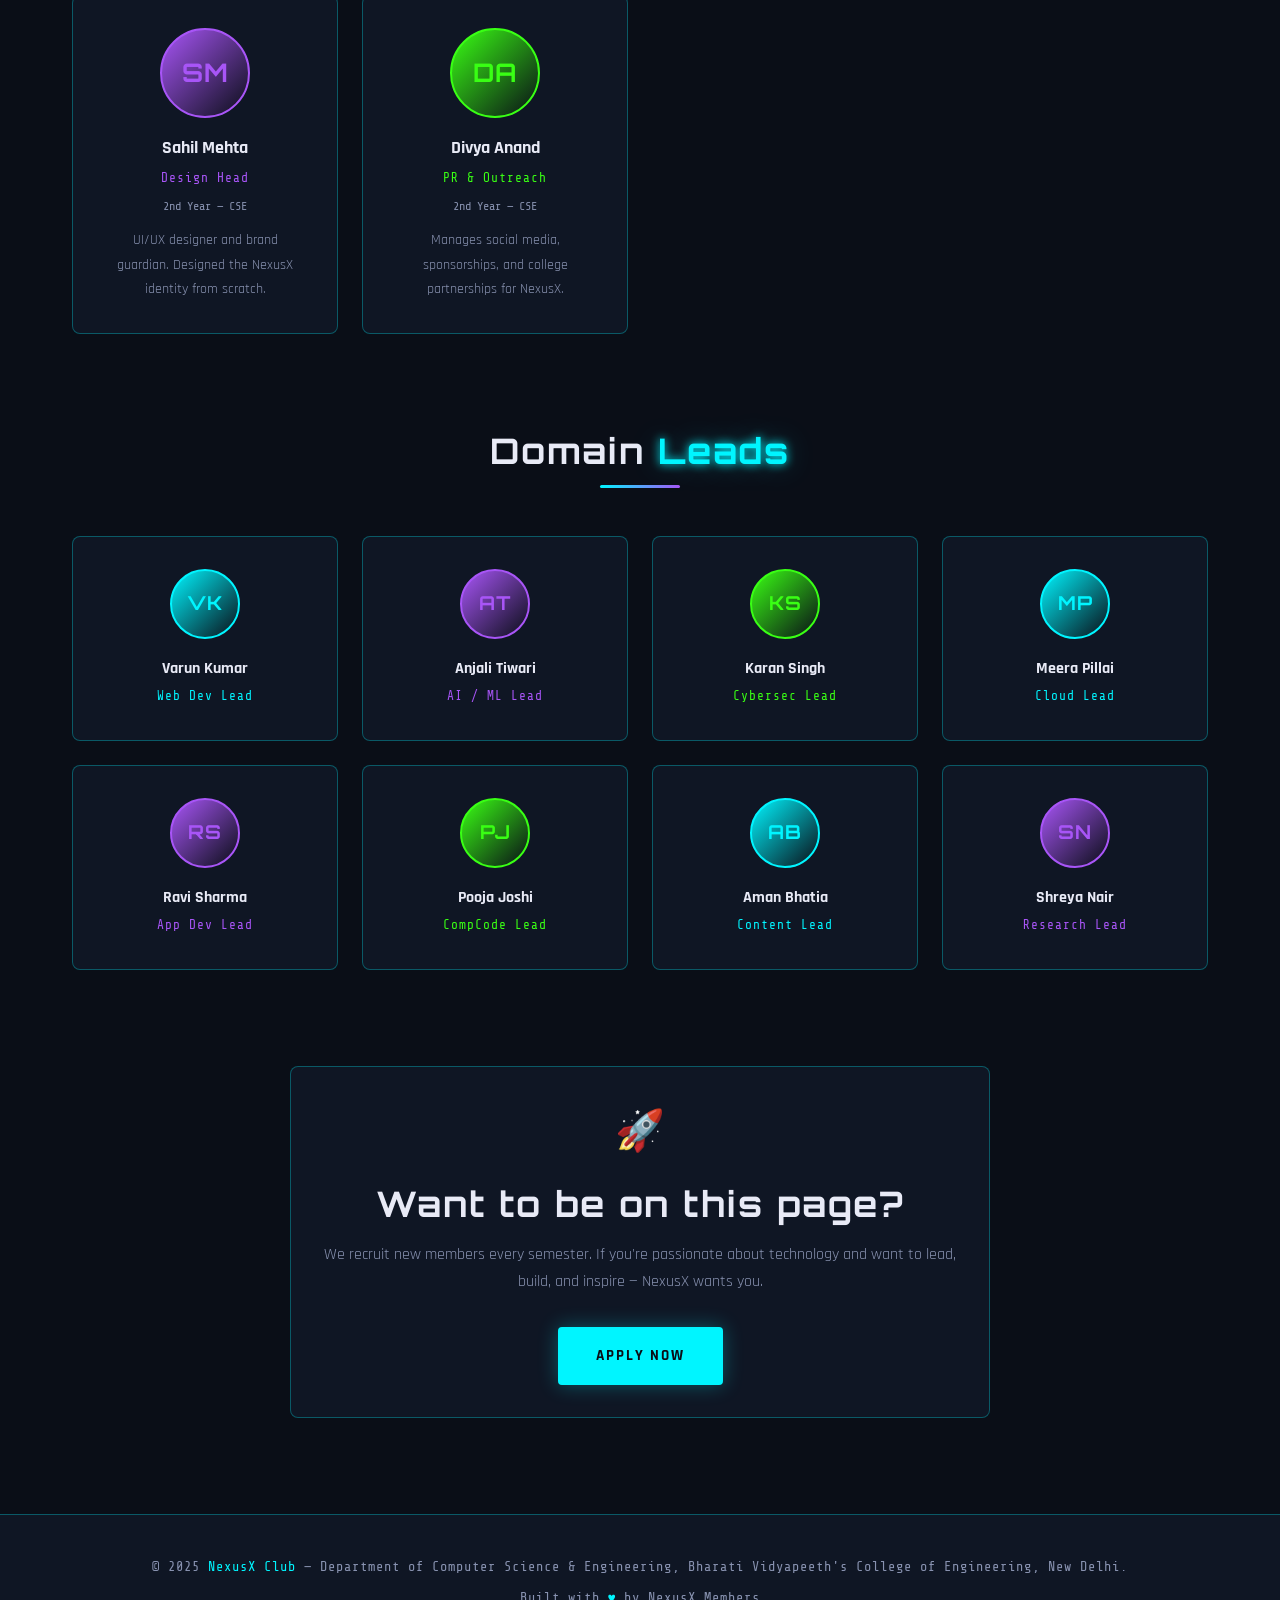
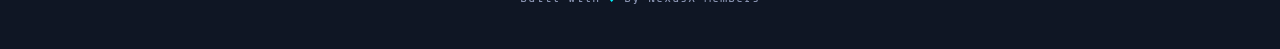
<file: team.html>
<!DOCTYPE html>
<html lang="en">
<head>
  <meta charset="UTF-8" />
  <meta name="viewport" content="width=device-width, initial-scale=1.0" />
  <title>Team — NexusX Club | BVCOE</title>
  <link rel="stylesheet" href="style.css" />
</head>
<body>

  <!-- ========== NAVBAR ========== -->
  <nav class="navbar">
    <div class="nav-container">
      <a href="index.html" class="nav-logo">NEXUS<span style="color:var(--accent-purple)">X</span></a>

      <ul class="nav-links" id="navLinks">
        <li><a href="index.html">Home</a></li>
        <li><a href="events.html">Events</a></li>
        <li><a href="team.html" class="active">Team</a></li>
        <li><a href="contact.html">Join Us</a></li>
      </ul>

      <div style="display:flex; align-items:center; gap:1rem;">
        <button class="theme-toggle" id="themeToggle" onclick="toggleTheme()">[ LIGHT ]</button>
        <button class="hamburger" id="hamburger" onclick="toggleMenu()" aria-label="Menu">
          <span></span><span></span><span></span>
        </button>
      </div>
    </div>
  </nav>

  <!-- ========== PAGE HEADER ========== -->
  <div class="page-header">
    <div class="hero-badge">&#9679; THE PEOPLE BEHIND NEXUSX</div>
    <h1 style="margin-top:1rem;">Meet the <span class="glow-text">Team</span></h1>
    <p style="max-width:520px; margin:1rem auto 0;">
      Passionate engineers, designers, and problem-solvers who keep
      NexusX running. Say hi at the next event!
    </p>
  </div>

  <!-- ========== FACULTY ADVISOR ========== -->
  <section class="section" style="padding-bottom:0;">
    <div class="section-title reveal">
      <h2>Faculty <span class="glow-text">Advisor</span></h2>
      <div class="section-divider"></div>
    </div>

    <div style="max-width:420px; margin:0 auto;">
      <div class="card team-card reveal" style="padding:2.5rem;">
        <div class="team-avatar" style="width:110px; height:110px; font-size:2rem;">MT</div>
        <div class="team-name" style="font-size:1.3rem; margin-bottom:6px;">Prof. Mohit Tiwari</div>
        <div class="team-role">Faculty Advisor &mdash; CSE Dept.</div>
        <p style="margin-top:1rem; font-size:0.95rem;">
          Guiding NexusX with industry insight and academic excellence.
          Specialist in Web Technologies and Software Engineering.
        </p>
        <div style="margin-top:1.2rem;">
          <span style="font-family:var(--font-mono); font-size:0.78rem;
                color:var(--accent-green); border:1px solid rgba(57,255,20,0.3);
                padding:4px 14px; border-radius:50px;">
            &#9679; BVCOE Faculty
          </span>
        </div>
      </div>
    </div>
  </section>

  <!-- ========== CORE TEAM ========== -->
  <section class="section" style="padding-bottom:0;">
    <div class="section-title reveal">
      <h2>Core <span class="glow-text">Team</span></h2>
      <div class="section-divider"></div>
    </div>

    <div class="grid-3" id="coreTeamGrid"></div>
  </section>

  <!-- ========== DOMAIN LEADS ========== -->
  <section class="section">
    <div class="section-title reveal">
      <h2>Domain <span class="glow-text">Leads</span></h2>
      <div class="section-divider"></div>
    </div>

    <div class="grid-4" id="domainLeadsGrid"></div>
  </section>

  <!-- ========== JOIN BANNER ========== -->
  <section style="position:relative; z-index:1; padding:0 2rem 6rem;">
    <div style="max-width:700px; margin:0 auto; text-align:center;"
         class="card reveal">
      <div style="font-size:2.5rem; margin-bottom:1rem;">&#128640;</div>
      <h2 style="margin-bottom:1rem;">
        Want to be on this page?
      </h2>
      <p style="margin-bottom:2rem;">
        We recruit new members every semester. If you're passionate about
        technology and want to lead, build, and inspire — NexusX wants you.
      </p>
      <a href="contact.html" class="btn btn-primary">Apply Now</a>
    </div>
  </section>

  <!-- ========== FOOTER ========== -->
  <footer>
    <p>
      &copy; 2025 <span>NexusX Club</span> &mdash;
      Department of Computer Science &amp; Engineering,
      Bharati Vidyapeeth's College of Engineering, New Delhi.
    </p>
    <p style="margin-top:0.5rem;">Built with <span>&#9829;</span> by NexusX Members</p>
  </footer>

  <!-- ========== SCRIPTS ========== -->
  <script src="script.js"></script>
  <script>
    /* ---- Team Data ---- */
    const coreTeam = [
      {
        initials: "AK",
        name: "Arjun Kapoor",
        role: "President",
        year: "4th Year — CSE",
        desc: "Full-stack dev. GSoC contributor. Loves competitive programming and open source.",
        color: "var(--accent-cyan)"
      },
      {
        initials: "PS",
        name: "Priya Sharma",
        role: "Vice President",
        year: "3rd Year — CSE",
        desc: "ML researcher and hackathon champion. Led NexusX to 3 national-level wins.",
        color: "var(--accent-purple)"
      },
      {
        initials: "RV",
        name: "Rohan Verma",
        role: "Technical Head",
        year: "3rd Year — CSE",
        desc: "Backend wizard. Built NexusX's internal project tracker and event portal.",
        color: "var(--accent-green)"
      },
      {
        initials: "NK",
        name: "Nisha Kumari",
        role: "Events Head",
        year: "3rd Year — CSE",
        desc: "Organises every NexusX event from scratch. HackNexus 2025 is her baby.",
        color: "var(--accent-cyan)"
      },
      {
        initials: "SM",
        name: "Sahil Mehta",
        role: "Design Head",
        year: "2nd Year — CSE",
        desc: "UI/UX designer and brand guardian. Designed the NexusX identity from scratch.",
        color: "var(--accent-purple)"
      },
      {
        initials: "DA",
        name: "Divya Anand",
        role: "PR & Outreach",
        year: "2nd Year — CSE",
        desc: "Manages social media, sponsorships, and college partnerships for NexusX.",
        color: "var(--accent-green)"
      }
    ];

    const domainLeads = [
      { initials: "VK", name: "Varun Kumar",   role: "Web Dev Lead",    color: "var(--accent-cyan)"   },
      { initials: "AT", name: "Anjali Tiwari", role: "AI / ML Lead",    color: "var(--accent-purple)" },
      { initials: "KS", name: "Karan Singh",   role: "Cybersec Lead",   color: "var(--accent-green)"  },
      { initials: "MP", name: "Meera Pillai",  role: "Cloud Lead",      color: "var(--accent-cyan)"   },
      { initials: "RS", name: "Ravi Sharma",   role: "App Dev Lead",    color: "var(--accent-purple)" },
      { initials: "PJ", name: "Pooja Joshi",   role: "CompCode Lead",   color: "var(--accent-green)"  },
      { initials: "AB", name: "Aman Bhatia",   role: "Content Lead",    color: "var(--accent-cyan)"   },
      { initials: "SN", name: "Shreya Nair",   role: "Research Lead",   color: "var(--accent-purple)" }
    ];

    /* ---- Render Core Team ---- */
    function renderCoreTeam() {
      const grid = document.getElementById('coreTeamGrid');
      coreTeam.forEach((member, i) => {
        const card = document.createElement('div');
        card.className = 'card team-card reveal';
        card.innerHTML = `
          <div class="team-avatar" style="background: linear-gradient(135deg, ${member.color}, var(--bg-dark));
               border: 2px solid ${member.color}; color: ${member.color};">
            ${member.initials}
          </div>
          <div class="team-name">${member.name}</div>
          <div class="team-role" style="color:${member.color};">${member.role}</div>
          <p style="font-family:var(--font-mono); font-size:0.75rem;
             color:var(--text-secondary); margin:6px 0 0.75rem;">
            ${member.year}
          </p>
          <p style="font-size:0.9rem;">${member.desc}</p>
        `;
        grid.appendChild(card);
      });
    }

    /* ---- Render Domain Leads ---- */
    function renderDomainLeads() {
      const grid = document.getElementById('domainLeadsGrid');
      domainLeads.forEach((member) => {
        const card = document.createElement('div');
        card.className = 'card team-card reveal';
        card.innerHTML = `
          <div class="team-avatar" style="width:70px; height:70px; font-size:1.2rem;
               background: linear-gradient(135deg, ${member.color}, var(--bg-dark));
               border: 2px solid ${member.color}; color: ${member.color};">
            ${member.initials}
          </div>
          <div class="team-name" style="font-size:1rem;">${member.name}</div>
          <div class="team-role" style="color:${member.color};">${member.role}</div>
        `;
        grid.appendChild(card);
      });
    }

    /* ---- Scroll Reveal ---- */
    const revealObserver = new IntersectionObserver((entries) => {
      entries.forEach(entry => {
        if (entry.isIntersecting) entry.target.classList.add('visible');
      });
    }, { threshold: 0.1 });

    /* ---- Init ---- */
    renderCoreTeam();
    renderDomainLeads();

    document.querySelectorAll('.reveal').forEach(el => revealObserver.observe(el));
  </script>

</body>
</html>
</file>
<file: style.css>
/* =============================================
   TECH CLUB PORTAL — style.css
   Bharati Vidyapeeth's College of Engineering
   ============================================= */

/* ---- Google Fonts ---- */
@import url('https://fonts.googleapis.com/css2?family=Orbitron:wght@400;700;900&family=Rajdhani:wght@300;400;600;700&family=Share+Tech+Mono&display=swap');

/* ---- CSS Variables (Color Theme) ---- */
:root {
  --bg-dark:        #0a0e17;
  --bg-card:        #0f1624;
  --bg-nav:         #080c14ee;
  --accent-cyan:    #00f5ff;
  --accent-purple:  #a855f7;
  --accent-green:   #39ff14;
  --text-primary:   #e8eaf6;
  --text-secondary: #8892b0;
  --border-glow:    rgba(0, 245, 255, 0.3);
  --font-display:   'Orbitron', sans-serif;
  --font-body:      'Rajdhani', sans-serif;
  --font-mono:      'Share Tech Mono', monospace;
  --transition:     all 0.3s ease;
}

/* Light theme variables */
body.light-mode {
  --bg-dark:        #f0f4ff;
  --bg-card:        #ffffff;
  --bg-nav:         #ffffffee;
  --accent-cyan:    #0077cc;
  --accent-purple:  #7c3aed;
  --accent-green:   #16a34a;
  --text-primary:   #1a1a2e;
  --text-secondary: #4a5568;
  --border-glow:    rgba(0, 119, 204, 0.3);
}

/* ---- Reset & Base ---- */
*, *::before, *::after {
  margin: 0;
  padding: 0;
  box-sizing: border-box;
}

html {
  scroll-behavior: smooth;
}

body {
  background-color: var(--bg-dark);
  color: var(--text-primary);
  font-family: var(--font-body);
  font-size: 17px;
  line-height: 1.7;
  transition: background-color 0.4s ease, color 0.4s ease;
  overflow-x: hidden;
}

/* Animated grid background */
body::before {
  content: '';
  position: fixed;
  top: 0; left: 0;
  width: 100%; height: 100%;
  background-image:
    linear-gradient(rgba(0,245,255,0.03) 1px, transparent 1px),
    linear-gradient(90deg, rgba(0,245,255,0.03) 1px, transparent 1px);
  background-size: 50px 50px;
  pointer-events: none;
  z-index: 0;
}

body.light-mode::before {
  background-image:
    linear-gradient(rgba(0,119,204,0.05) 1px, transparent 1px),
    linear-gradient(90deg, rgba(0,119,204,0.05) 1px, transparent 1px);
}

/* All content sits above the grid */
main, header, footer, section {
  position: relative;
  z-index: 1;
}

/* ---- Typography ---- */
h1, h2, h3, h4 {
  font-family: var(--font-display);
  letter-spacing: 2px;
  line-height: 1.2;
}

h1 { font-size: clamp(2rem, 5vw, 3.5rem); font-weight: 900; }
h2 { font-size: clamp(1.4rem, 3vw, 2.2rem); font-weight: 700; }
h3 { font-size: clamp(1.1rem, 2vw, 1.5rem); font-weight: 400; }

p { font-size: 1rem; color: var(--text-secondary); }

a { text-decoration: none; color: var(--accent-cyan); transition: var(--transition); }
a:hover { color: var(--accent-purple); }

/* ---- Glowing text utility ---- */
.glow-text {
  color: var(--accent-cyan);
  text-shadow: 0 0 10px var(--accent-cyan), 0 0 30px rgba(0,245,255,0.3);
}

body.light-mode .glow-text {
  text-shadow: none;
}

/* ---- NAVBAR ---- */
.navbar {
  position: fixed;
  top: 0; left: 0;
  width: 100%;
  background: var(--bg-nav);
  backdrop-filter: blur(12px);
  -webkit-backdrop-filter: blur(12px);
  border-bottom: 1px solid var(--border-glow);
  z-index: 1000;
  transition: var(--transition);
}

.nav-container {
  max-width: 1200px;
  margin: 0 auto;
  padding: 0 2rem;
  height: 70px;
  display: flex;
  align-items: center;
  justify-content: space-between;
}

.nav-logo {
  font-family: var(--font-display);
  font-size: 1.3rem;
  font-weight: 900;
  color: var(--accent-cyan);
  letter-spacing: 3px;
  text-shadow: 0 0 10px rgba(0,245,255,0.5);
}

body.light-mode .nav-logo {
  text-shadow: none;
}

.nav-links {
  display: flex;
  align-items: center;
  gap: 2rem;
  list-style: none;
}

.nav-links a {
  font-family: var(--font-body);
  font-weight: 600;
  font-size: 0.95rem;
  color: var(--text-primary);
  letter-spacing: 1px;
  text-transform: uppercase;
  padding: 6px 0;
  position: relative;
}

.nav-links a::after {
  content: '';
  position: absolute;
  bottom: 0; left: 0;
  width: 0; height: 2px;
  background: var(--accent-cyan);
  transition: width 0.3s ease;
  box-shadow: 0 0 6px var(--accent-cyan);
}

.nav-links a:hover::after,
.nav-links a.active::after { width: 100%; }
.nav-links a:hover { color: var(--accent-cyan); }

/* Theme toggle button */
.theme-toggle {
  background: transparent;
  border: 1px solid var(--border-glow);
  border-radius: 50px;
  padding: 6px 14px;
  cursor: pointer;
  font-family: var(--font-mono);
  font-size: 0.8rem;
  color: var(--accent-cyan);
  transition: var(--transition);
  letter-spacing: 1px;
}

.theme-toggle:hover {
  background: var(--accent-cyan);
  color: var(--bg-dark);
  box-shadow: 0 0 15px var(--accent-cyan);
}

/* Hamburger menu (mobile) */
.hamburger {
  display: none;
  flex-direction: column;
  gap: 5px;
  cursor: pointer;
  background: none;
  border: none;
  padding: 4px;
}

.hamburger span {
  display: block;
  width: 25px;
  height: 2px;
  background: var(--accent-cyan);
  transition: var(--transition);
  border-radius: 2px;
}

/* ---- HERO SECTION (index.html) ---- */
.hero {
  min-height: 100vh;
  display: flex;
  align-items: center;
  justify-content: center;
  text-align: center;
  padding: 120px 2rem 4rem;
}

.hero-content { max-width: 800px; }

.hero-badge {
  display: inline-block;
  font-family: var(--font-mono);
  font-size: 0.8rem;
  color: var(--accent-green);
  border: 1px solid var(--accent-green);
  padding: 5px 16px;
  border-radius: 50px;
  letter-spacing: 2px;
  margin-bottom: 1.5rem;
  animation: pulse 2s infinite;
}

@keyframes pulse {
  0%, 100% { box-shadow: 0 0 0 0 rgba(57,255,20,0.3); }
  50%       { box-shadow: 0 0 0 8px rgba(57,255,20,0); }
}

.hero h1 { margin-bottom: 1.5rem; }

.hero h1 .line2 {
  display: block;
  color: var(--accent-purple);
  text-shadow: 0 0 20px rgba(168,85,247,0.5);
}

body.light-mode .hero h1 .line2 { text-shadow: none; }

.hero p {
  font-size: 1.15rem;
  margin-bottom: 2.5rem;
  max-width: 560px;
  margin-left: auto;
  margin-right: auto;
}

/* ---- BUTTONS ---- */
.btn {
  display: inline-block;
  font-family: var(--font-body);
  font-weight: 700;
  font-size: 0.95rem;
  letter-spacing: 2px;
  text-transform: uppercase;
  padding: 14px 36px;
  border-radius: 4px;
  cursor: pointer;
  transition: var(--transition);
  border: 2px solid transparent;
}

.btn-primary {
  background: var(--accent-cyan);
  color: #0a0e17;
  border-color: var(--accent-cyan);
  box-shadow: 0 0 20px rgba(0,245,255,0.3);
}

.btn-primary:hover {
  background: transparent;
  color: var(--accent-cyan);
  box-shadow: 0 0 30px rgba(0,245,255,0.5);
}

.btn-secondary {
  background: transparent;
  color: var(--accent-purple);
  border-color: var(--accent-purple);
}

.btn-secondary:hover {
  background: var(--accent-purple);
  color: #fff;
  box-shadow: 0 0 30px rgba(168,85,247,0.4);
}

.btn-group {
  display: flex;
  gap: 1rem;
  justify-content: center;
  flex-wrap: wrap;
}

/* ---- SECTION LAYOUT ---- */
.section {
  padding: 6rem 2rem;
  max-width: 1200px;
  margin: 0 auto;
}

.section-title {
  text-align: center;
  margin-bottom: 1rem;
}

.section-title h2 { color: var(--text-primary); }

.section-divider {
  width: 80px;
  height: 3px;
  background: linear-gradient(90deg, var(--accent-cyan), var(--accent-purple));
  margin: 0.75rem auto 3rem;
  border-radius: 2px;
}

/* ---- CARDS ---- */
.card {
  background: var(--bg-card);
  border: 1px solid var(--border-glow);
  border-radius: 8px;
  padding: 2rem;
  transition: var(--transition);
  position: relative;
  overflow: hidden;
}

.card::before {
  content: '';
  position: absolute;
  top: 0; left: 0;
  width: 3px; height: 100%;
  background: linear-gradient(180deg, var(--accent-cyan), var(--accent-purple));
  opacity: 0;
  transition: var(--transition);
}

.card:hover {
  border-color: var(--accent-cyan);
  transform: translateY(-6px);
  box-shadow: 0 10px 40px rgba(0,245,255,0.1);
}

.card:hover::before { opacity: 1; }

/* ---- GRID LAYOUTS ---- */
.grid-2 {
  display: grid;
  grid-template-columns: repeat(auto-fit, minmax(280px, 1fr));
  gap: 2rem;
}

.grid-3 {
  display: grid;
  grid-template-columns: repeat(auto-fit, minmax(260px, 1fr));
  gap: 1.5rem;
}

.grid-4 {
  display: grid;
  grid-template-columns: repeat(auto-fit, minmax(220px, 1fr));
  gap: 1.5rem;
}

/* ---- FORM STYLES (contact.html) ---- */
.form-wrapper {
  max-width: 640px;
  margin: 0 auto;
  background: var(--bg-card);
  border: 1px solid var(--border-glow);
  border-radius: 12px;
  padding: 3rem;
}

.form-group {
  margin-bottom: 1.5rem;
}

.form-group label {
  display: block;
  font-family: var(--font-mono);
  font-size: 0.85rem;
  color: var(--accent-cyan);
  letter-spacing: 1px;
  margin-bottom: 8px;
  text-transform: uppercase;
}

.form-group input,
.form-group select,
.form-group textarea {
  width: 100%;
  background: rgba(0,245,255,0.03);
  border: 1px solid var(--border-glow);
  border-radius: 6px;
  padding: 12px 16px;
  color: var(--text-primary);
  font-family: var(--font-body);
  font-size: 1rem;
  transition: var(--transition);
  outline: none;
}

body.light-mode .form-group input,
body.light-mode .form-group select,
body.light-mode .form-group textarea {
  background: #f8faff;
}

.form-group input:focus,
.form-group select,
.form-group textarea:focus {
  border-color: var(--accent-cyan);
  box-shadow: 0 0 12px rgba(0,245,255,0.15);
}

.form-group select option {
  background: var(--bg-card);
  color: var(--text-primary);
}

.error-msg {
  display: none;
  font-family: var(--font-mono);
  font-size: 0.78rem;
  color: #ff4d6d;
  margin-top: 6px;
  letter-spacing: 0.5px;
}

.error-msg.show { display: block; }

.form-group input.invalid,
.form-group select.invalid,
.form-group textarea.invalid {
  border-color: #ff4d6d;
  box-shadow: 0 0 8px rgba(255,77,109,0.2);
}

/* ---- FOOTER ---- */
footer {
  background: var(--bg-card);
  border-top: 1px solid var(--border-glow);
  text-align: center;
  padding: 2.5rem 2rem;
  position: relative;
  z-index: 1;
}

footer p {
  font-family: var(--font-mono);
  font-size: 0.85rem;
  color: var(--text-secondary);
  letter-spacing: 1px;
}

footer span { color: var(--accent-cyan); }

/* ---- STAT COUNTER CARDS ---- */
.stat-card {
  text-align: center;
  padding: 2rem;
}

.stat-number {
  font-family: var(--font-display);
  font-size: 3rem;
  font-weight: 900;
  color: var(--accent-cyan);
  text-shadow: 0 0 20px rgba(0,245,255,0.4);
  line-height: 1;
}

body.light-mode .stat-number { text-shadow: none; }

.stat-label {
  font-family: var(--font-mono);
  font-size: 0.85rem;
  color: var(--text-secondary);
  letter-spacing: 2px;
  margin-top: 0.5rem;
  text-transform: uppercase;
}

/* ---- EVENT CARD BADGE ---- */
.event-badge {
  display: inline-block;
  font-family: var(--font-mono);
  font-size: 0.75rem;
  padding: 3px 12px;
  border-radius: 50px;
  letter-spacing: 1px;
  margin-bottom: 0.75rem;
}

.badge-upcoming {
  background: rgba(57,255,20,0.1);
  color: var(--accent-green);
  border: 1px solid rgba(57,255,20,0.3);
}

.badge-past {
  background: rgba(136,146,176,0.1);
  color: var(--text-secondary);
  border: 1px solid rgba(136,146,176,0.3);
}

/* ---- TEAM CARD ---- */
.team-card {
  text-align: center;
}

.team-avatar {
  width: 90px;
  height: 90px;
  border-radius: 50%;
  background: linear-gradient(135deg, var(--accent-cyan), var(--accent-purple));
  margin: 0 auto 1rem;
  display: flex;
  align-items: center;
  justify-content: center;
  font-family: var(--font-display);
  font-size: 1.6rem;
  font-weight: 700;
  color: #0a0e17;
  letter-spacing: 1px;
}

.team-name {
  font-family: var(--font-body);
  font-size: 1.1rem;
  font-weight: 700;
  color: var(--text-primary);
  margin-bottom: 4px;
}

.team-role {
  font-family: var(--font-mono);
  font-size: 0.8rem;
  color: var(--accent-cyan);
  letter-spacing: 1px;
}

/* ---- PAGE HEADER (inner pages) ---- */
.page-header {
  padding: 140px 2rem 4rem;
  text-align: center;
  border-bottom: 1px solid var(--border-glow);
  background: linear-gradient(180deg, rgba(0,245,255,0.03) 0%, transparent 100%);
}

/* ---- SCROLL REVEAL ANIMATION ---- */
.reveal {
  opacity: 0;
  transform: translateY(30px);
  transition: opacity 0.6s ease, transform 0.6s ease;
}

.reveal.visible {
  opacity: 1;
  transform: translateY(0);
}

/* ---- MOBILE NAV (open state) ---- */
.nav-links.open {
  display: flex;
  flex-direction: column;
  position: absolute;
  top: 70px; left: 0;
  width: 100%;
  background: var(--bg-nav);
  backdrop-filter: blur(12px);
  border-bottom: 1px solid var(--border-glow);
  padding: 1.5rem 2rem;
  gap: 1.2rem;
}

/* ---- RESPONSIVE ---- */
@media (max-width: 768px) {
  .hamburger { display: flex; }

  .nav-links {
    display: none;
  }

  .nav-container {
    position: relative;
  }

  .hero { padding-top: 100px; }

  .form-wrapper { padding: 2rem 1.5rem; }

  .section { padding: 4rem 1.5rem; }

  .stat-number { font-size: 2.2rem; }
}

@media (max-width: 480px) {
  .btn { padding: 12px 24px; font-size: 0.85rem; }
  .grid-3, .grid-4 { grid-template-columns: 1fr; }
  h1 { font-size: 1.8rem; }
}
</file>
